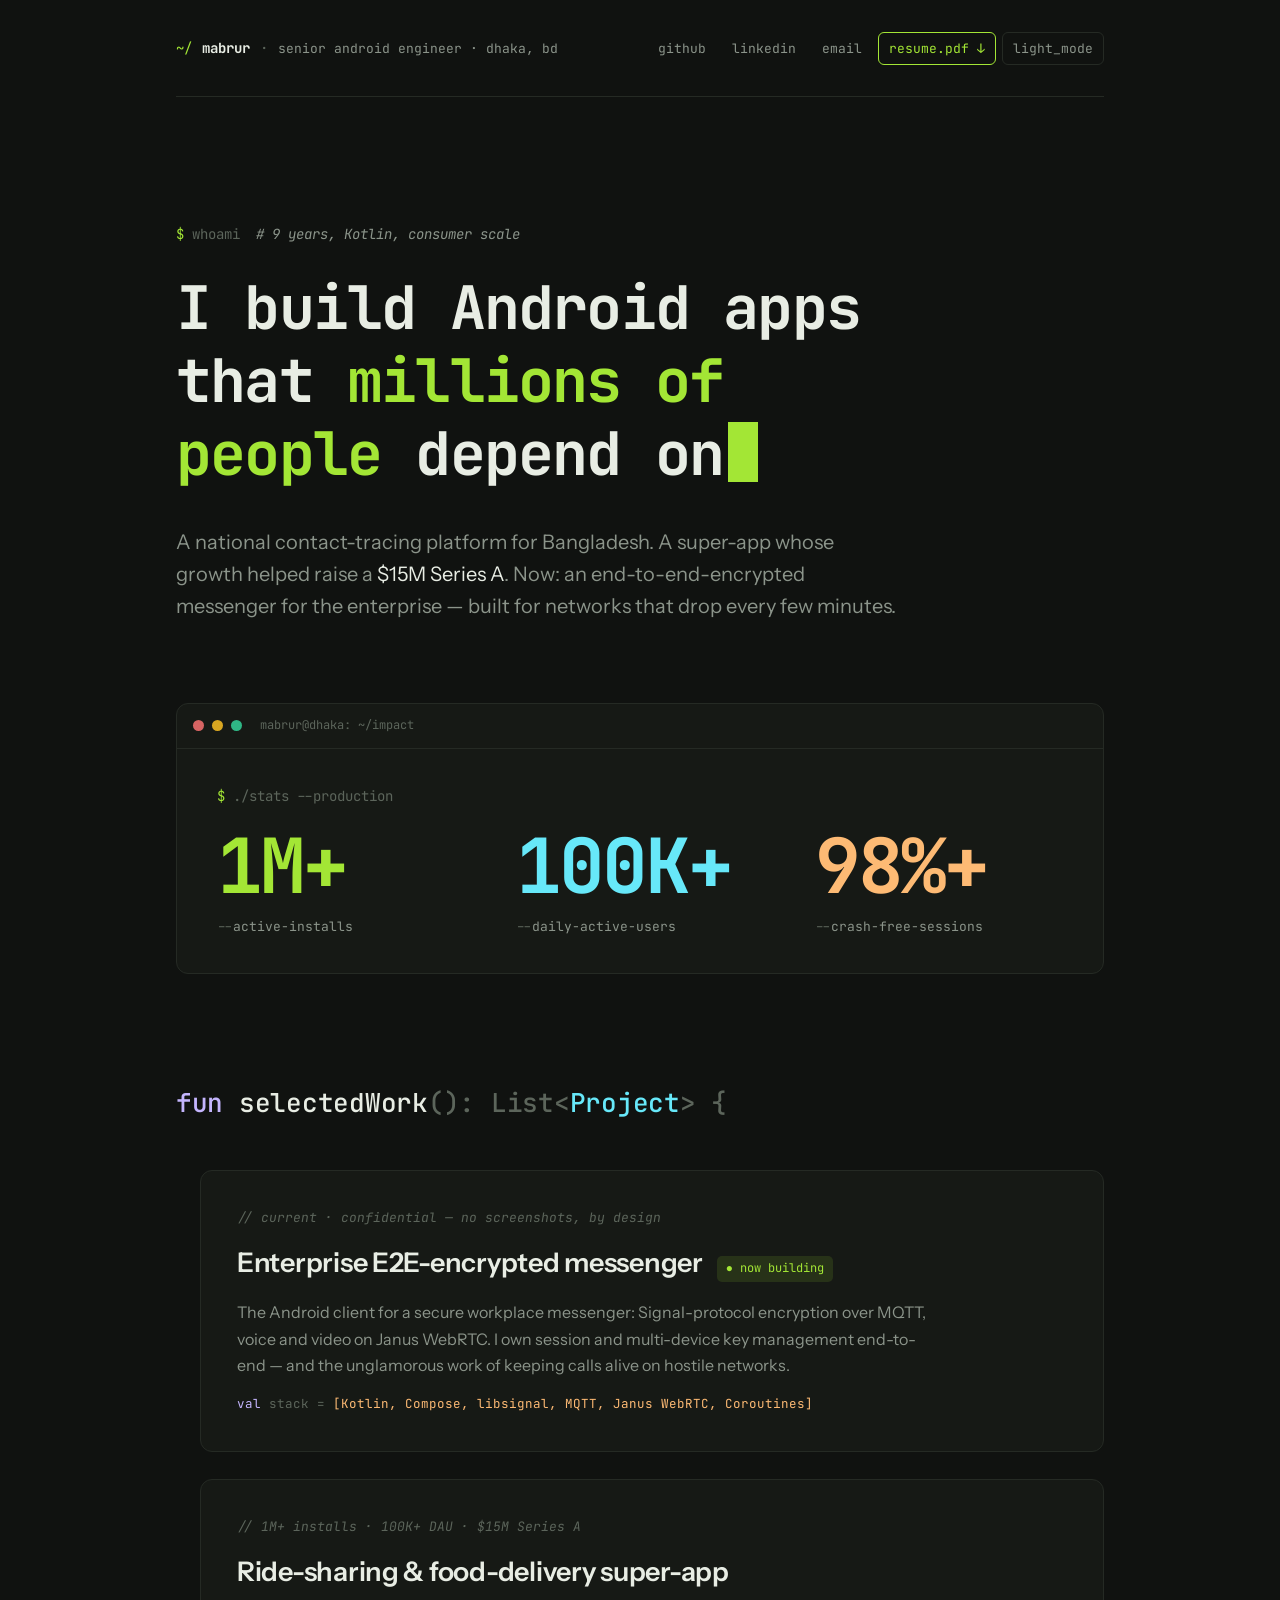
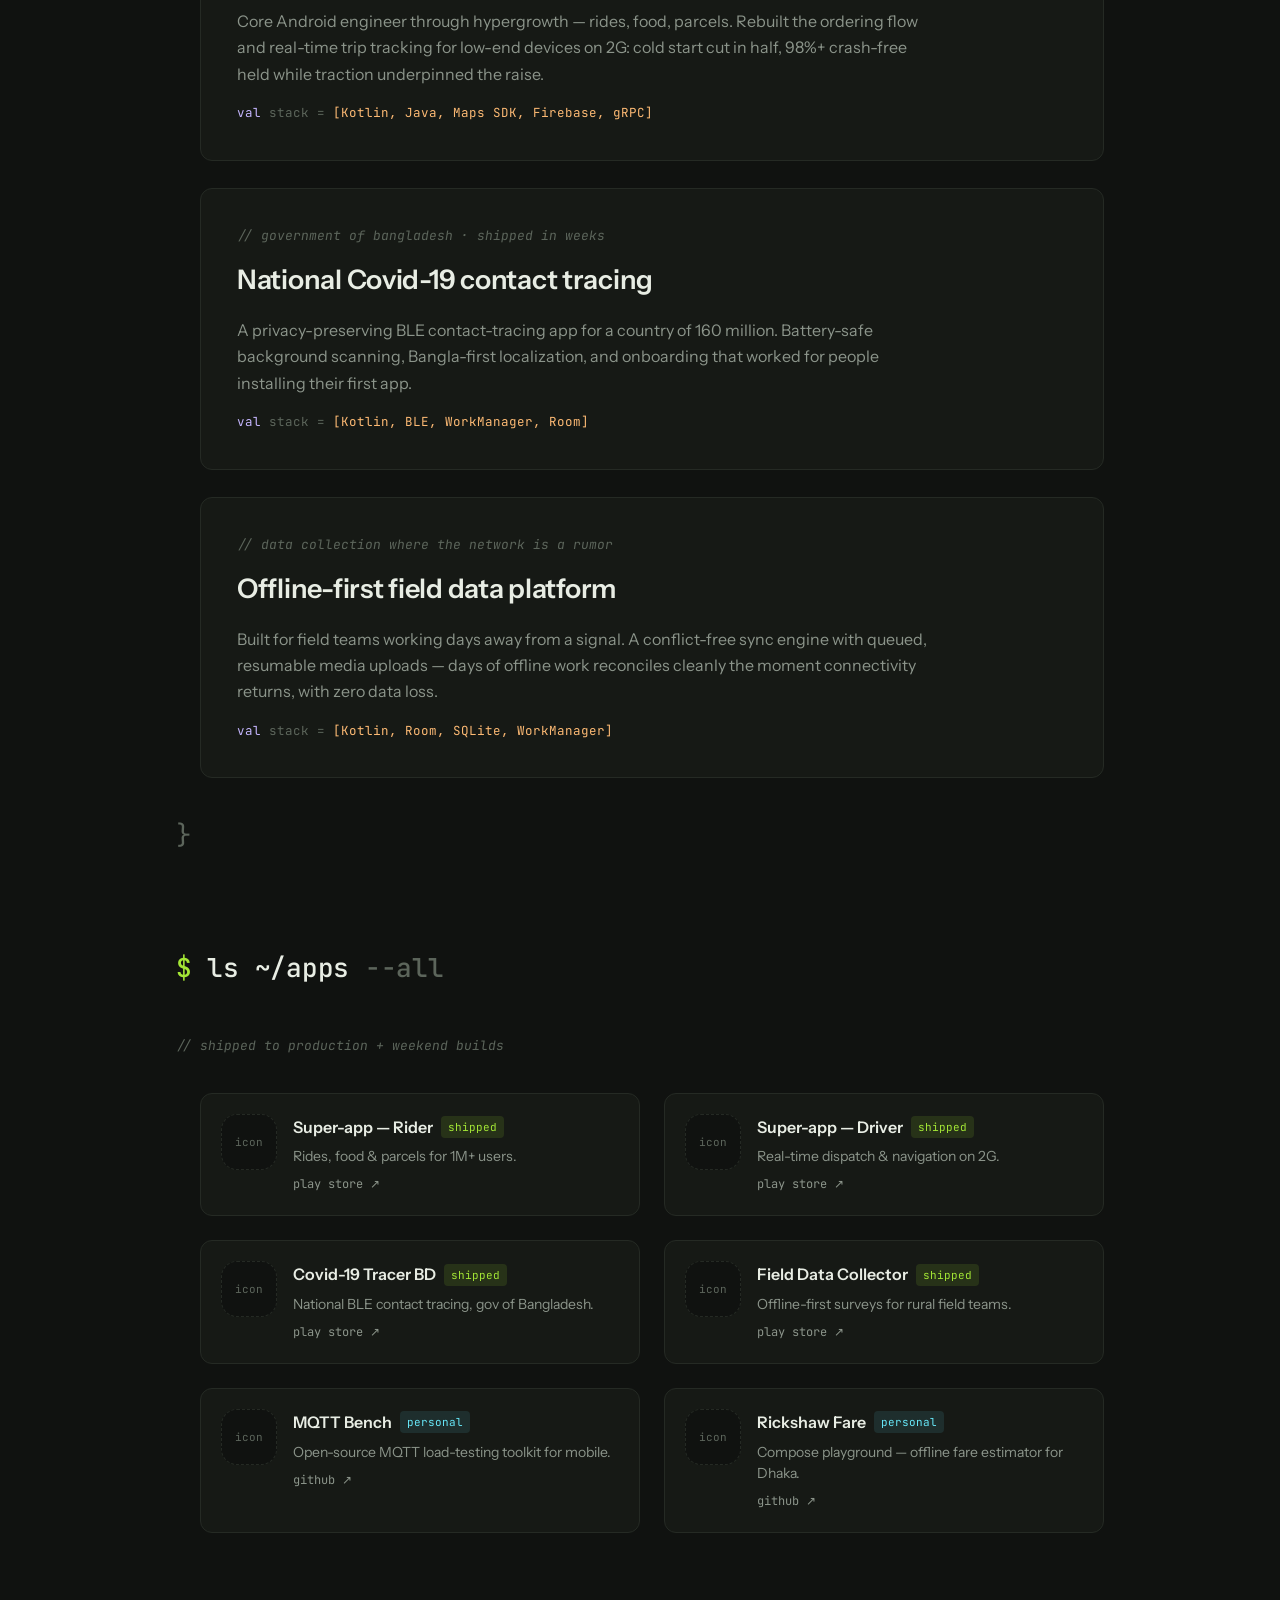
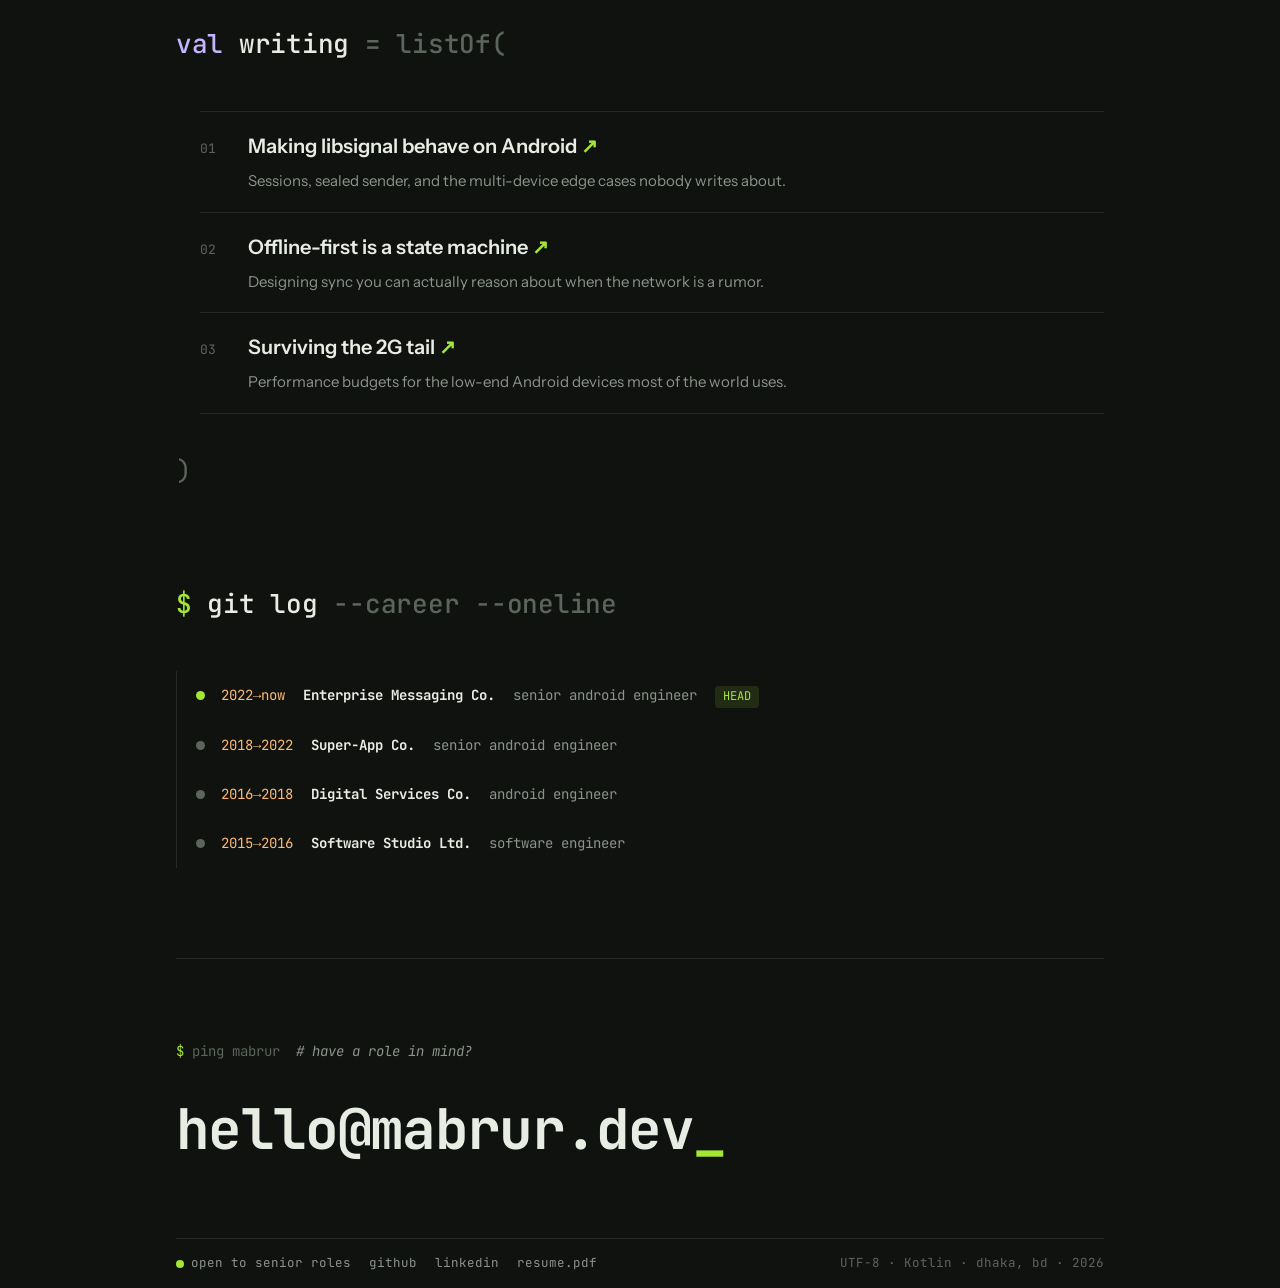
<file: index.html>
<!DOCTYPE html>
<html lang="en">
<head>
  <meta charset="utf-8">
  <meta name="viewport" content="width=device-width, initial-scale=1">
  <title>mabrur.dev — Senior Android Engineer</title>
  <meta name="description" content="Senior Android Engineer in Dhaka, Bangladesh. Nine years of Kotlin at consumer scale — offline-first architecture, unreliable networks, and releases that don't crash.">
  <link rel="stylesheet" href="style.css">
  <script>
    // Set theme before first paint to avoid a flash of the wrong palette.
    // Dark-first: only switch to light when explicitly chosen.
    (function () {
      var saved = null;
      try { saved = localStorage.getItem('mc-portfolio-v4-theme'); } catch (e) {}
      if (saved === 'light') document.documentElement.setAttribute('data-theme', 'light');
    })();
  </script>
</head>
<body>

  <div class="container">

    <!-- ============ HEADER ============ -->
    <header class="site-header">
      <p class="brand">
        <span class="c-green">~/</span><span class="brand-name">mabrur</span><span class="c-faint">·</span><span class="brand-role">senior android engineer · dhaka, bd</span>
      </p>
      <nav class="site-nav">
        <a class="nav-link" href="https://github.com" target="_blank" rel="noopener">github</a>
        <a class="nav-link" href="https://linkedin.com" target="_blank" rel="noopener">linkedin</a>
        <a class="nav-link" href="mailto:hello@mabrur.dev">email</a>
        <a class="nav-link nav-link--cta" href="resume.pdf" download="Mabrur-Chowdhury-Resume.pdf">resume.pdf ↓</a>
        <button id="theme-toggle" class="theme-toggle" aria-label="Toggle color theme">light_mode</button>
      </nav>
    </header>

    <!-- ============ INTRO ============ -->
    <section class="intro">
      <p class="intro-prompt"><span class="c-green">$</span> whoami <span class="comment">&nbsp;# 9 years, Kotlin, consumer scale</span></p>
      <h1 class="intro-headline">
        I build Android apps that <span class="c-green">millions of people</span> depend on<span class="cursor"></span>
      </h1>
      <p class="intro-lede">
        A national contact-tracing platform for Bangladesh. A super-app whose growth helped raise a <strong>$15M Series A</strong>. Now: an end-to-end-encrypted messenger for the enterprise — built for networks that drop every few minutes.
      </p>
    </section>

    <!-- ============ METRICS (terminal) ============ -->
    <section class="metrics" data-reveal>
      <div class="terminal">
        <div class="terminal-bar">
          <span class="terminal-dot terminal-dot--red"></span>
          <span class="terminal-dot terminal-dot--yellow"></span>
          <span class="terminal-dot terminal-dot--green"></span>
          <span class="terminal-title">mabrur@dhaka: ~/impact</span>
        </div>
        <div class="terminal-body">
          <p class="terminal-cmd"><span class="c-green">$</span> ./stats --production</p>
          <div class="metric-grid">
            <div>
              <div class="metric-value metric-value--green">1M+</div>
              <div class="metric-label"><span class="dash">--</span>active-installs</div>
            </div>
            <div>
              <div class="metric-value metric-value--cyan">100K+</div>
              <div class="metric-label"><span class="dash">--</span>daily-active-users</div>
            </div>
            <div>
              <div class="metric-value metric-value--orange">98%+</div>
              <div class="metric-label"><span class="dash">--</span>crash-free-sessions</div>
            </div>
          </div>
        </div>
      </div>
    </section>

    <!-- ============ SELECTED WORK ============ -->
    <section id="work" class="section">
      <h2 class="section-heading"><span class="c-violet">fun</span> <span class="c-ink">selectedWork</span><span class="c-faint">(): List&lt;</span><span class="c-cyan">Project</span><span class="c-faint">&gt; {</span></h2>

      <div class="stack-list">
        <article class="card work" data-reveal>
          <p class="work-comment">// current · confidential — no screenshots, by design</p>
          <div class="work-titlerow">
            <h3 class="work-title">Enterprise E2E-encrypted messenger</h3>
            <span class="badge">● now building</span>
          </div>
          <p class="work-desc">
            The Android client for a secure workplace messenger: Signal-protocol encryption over MQTT, voice and video on Janus WebRTC. I own session and multi-device key management end-to-end — and the unglamorous work of keeping calls alive on hostile networks.
          </p>
          <p class="work-stack"><span class="c-violet">val</span> stack <span class="c-faint">=</span> <span class="c-orange">[Kotlin, Compose, libsignal, MQTT, Janus WebRTC, Coroutines]</span></p>
        </article>

        <article class="card work" data-reveal>
          <p class="work-comment">// 1M+ installs · 100K+ DAU · $15M Series A</p>
          <h3 class="work-title">Ride-sharing &amp; food-delivery super-app</h3>
          <p class="work-desc">
            Core Android engineer through hypergrowth — rides, food, parcels. Rebuilt the ordering flow and real-time trip tracking for low-end devices on 2G: cold start cut in half, 98%+ crash-free held while traction underpinned the raise.
          </p>
          <p class="work-stack"><span class="c-violet">val</span> stack <span class="c-faint">=</span> <span class="c-orange">[Kotlin, Java, Maps SDK, Firebase, gRPC]</span></p>
        </article>

        <article class="card work" data-reveal>
          <p class="work-comment">// government of bangladesh · shipped in weeks</p>
          <h3 class="work-title">National Covid-19 contact tracing</h3>
          <p class="work-desc">
            A privacy-preserving BLE contact-tracing app for a country of 160 million. Battery-safe background scanning, Bangla-first localization, and onboarding that worked for people installing their first app.
          </p>
          <p class="work-stack"><span class="c-violet">val</span> stack <span class="c-faint">=</span> <span class="c-orange">[Kotlin, BLE, WorkManager, Room]</span></p>
        </article>

        <article class="card work" data-reveal>
          <p class="work-comment">// data collection where the network is a rumor</p>
          <h3 class="work-title">Offline-first field data platform</h3>
          <p class="work-desc">
            Built for field teams working days away from a signal. A conflict-free sync engine with queued, resumable media uploads — days of offline work reconciles cleanly the moment connectivity returns, with zero data loss.
          </p>
          <p class="work-stack"><span class="c-violet">val</span> stack <span class="c-faint">=</span> <span class="c-orange">[Kotlin, Room, SQLite, WorkManager]</span></p>
        </article>
      </div>
      <p class="section-close">}</p>
    </section>

    <!-- ============ APPS & PROJECTS ============ -->
    <section id="apps" class="section" data-reveal>
      <h2 class="section-heading"><span class="c-green">$</span> ls ~/apps <span class="c-faint">--all</span></h2>
      <p class="section-sub">// shipped to production + weekend builds</p>

      <div class="apps-grid">
        <div class="card app-card">
          <div class="app-icon">icon</div>
          <div class="app-body">
            <div class="app-titlerow">
              <h3 class="app-title">Super-app — Rider</h3>
              <span class="tag tag--shipped">shipped</span>
            </div>
            <p class="app-desc">Rides, food &amp; parcels for 1M+ users.</p>
            <a class="app-link" href="#" target="_blank" rel="noopener">play store ↗</a>
          </div>
        </div>

        <div class="card app-card">
          <div class="app-icon">icon</div>
          <div class="app-body">
            <div class="app-titlerow">
              <h3 class="app-title">Super-app — Driver</h3>
              <span class="tag tag--shipped">shipped</span>
            </div>
            <p class="app-desc">Real-time dispatch &amp; navigation on 2G.</p>
            <a class="app-link" href="#" target="_blank" rel="noopener">play store ↗</a>
          </div>
        </div>

        <div class="card app-card">
          <div class="app-icon">icon</div>
          <div class="app-body">
            <div class="app-titlerow">
              <h3 class="app-title">Covid-19 Tracer BD</h3>
              <span class="tag tag--shipped">shipped</span>
            </div>
            <p class="app-desc">National BLE contact tracing, gov of Bangladesh.</p>
            <a class="app-link" href="#" target="_blank" rel="noopener">play store ↗</a>
          </div>
        </div>

        <div class="card app-card">
          <div class="app-icon">icon</div>
          <div class="app-body">
            <div class="app-titlerow">
              <h3 class="app-title">Field Data Collector</h3>
              <span class="tag tag--shipped">shipped</span>
            </div>
            <p class="app-desc">Offline-first surveys for rural field teams.</p>
            <a class="app-link" href="#" target="_blank" rel="noopener">play store ↗</a>
          </div>
        </div>

        <div class="card app-card">
          <div class="app-icon">icon</div>
          <div class="app-body">
            <div class="app-titlerow">
              <h3 class="app-title">MQTT Bench</h3>
              <span class="tag tag--personal">personal</span>
            </div>
            <p class="app-desc">Open-source MQTT load-testing toolkit for mobile.</p>
            <a class="app-link" href="https://github.com" target="_blank" rel="noopener">github ↗</a>
          </div>
        </div>

        <div class="card app-card">
          <div class="app-icon">icon</div>
          <div class="app-body">
            <div class="app-titlerow">
              <h3 class="app-title">Rickshaw Fare</h3>
              <span class="tag tag--personal">personal</span>
            </div>
            <p class="app-desc">Compose playground — offline fare estimator for Dhaka.</p>
            <a class="app-link" href="https://github.com" target="_blank" rel="noopener">github ↗</a>
          </div>
        </div>
      </div>
    </section>

    <!-- ============ WRITING ============ -->
    <section id="writing" class="section" data-reveal>
      <h2 class="section-heading"><span class="c-violet">val</span> <span class="c-ink">writing</span> <span class="c-faint">= listOf(</span></h2>
      <div class="writing-list">
        <div class="writing-row">
          <span class="writing-num">01</span>
          <div>
            <a class="writing-link" href="#">Making libsignal behave on Android <span class="arrow">↗</span></a>
            <p class="writing-desc">Sessions, sealed sender, and the multi-device edge cases nobody writes about.</p>
          </div>
        </div>
        <div class="writing-row">
          <span class="writing-num">02</span>
          <div>
            <a class="writing-link" href="#">Offline-first is a state machine <span class="arrow">↗</span></a>
            <p class="writing-desc">Designing sync you can actually reason about when the network is a rumor.</p>
          </div>
        </div>
        <div class="writing-row">
          <span class="writing-num">03</span>
          <div>
            <a class="writing-link" href="#">Surviving the 2G tail <span class="arrow">↗</span></a>
            <p class="writing-desc">Performance budgets for the low-end Android devices most of the world uses.</p>
          </div>
        </div>
      </div>
      <p class="section-close">)</p>
    </section>

    <!-- ============ EXPERIENCE (git log) ============ -->
    <section id="experience" class="section" data-reveal>
      <h2 class="section-heading"><span class="c-green">$</span> git log <span class="c-faint">--career --oneline</span></h2>
      <div class="gitlog">
        <div class="git-row">
          <span class="git-dot git-dot--head"></span>
          <span class="git-date">2022→now</span>
          <span class="git-org">Enterprise Messaging Co.</span>
          <span class="git-role">senior android engineer</span>
          <span class="git-head">HEAD</span>
        </div>
        <div class="git-row">
          <span class="git-dot"></span>
          <span class="git-date">2018→2022</span>
          <span class="git-org">Super-App Co.</span>
          <span class="git-role">senior android engineer</span>
        </div>
        <div class="git-row">
          <span class="git-dot"></span>
          <span class="git-date">2016→2018</span>
          <span class="git-org">Digital Services Co.</span>
          <span class="git-role">android engineer</span>
        </div>
        <div class="git-row">
          <span class="git-dot"></span>
          <span class="git-date">2015→2016</span>
          <span class="git-org">Software Studio Ltd.</span>
          <span class="git-role">software engineer</span>
        </div>
      </div>
    </section>

    <!-- ============ FOOTER ============ -->
    <footer class="site-footer">
      <p class="footer-prompt"><span class="c-green">$</span> ping mabrur <span class="comment">&nbsp;# have a role in mind?</span></p>
      <a class="footer-mail" href="mailto:hello@mabrur.dev">hello@mabrur.dev<span class="cursor-static">_</span></a>
      <div class="footer-meta">
        <div class="footer-links">
          <span class="footer-status"><span class="status-dot"></span>open to senior roles</span>
          <a class="footer-link" href="https://github.com" target="_blank" rel="noopener">github</a>
          <a class="footer-link" href="https://linkedin.com" target="_blank" rel="noopener">linkedin</a>
          <a class="footer-link" href="resume.pdf" download="Mabrur-Chowdhury-Resume.pdf">resume.pdf</a>
        </div>
        <span class="footer-place">UTF-8 · Kotlin · dhaka, bd · 2026</span>
      </div>
    </footer>

  </div>

  <script src="script.js"></script>
</body>
</html>
</file>
<file: style.css>
/* ============ Fonts (self-hosted, subset per unicode-range) ============ */
/* Instrument Sans — variable weight file covers 400/500/600 */
@font-face {
  font-family: 'Instrument Sans';
  font-style: normal;
  font-weight: 400 600;
  font-stretch: 100%;
  font-display: swap;
  src: url("fonts/instrument-sans-latin-ext.woff2") format('woff2');
  unicode-range: U+0100-02BA, U+02BD-02C5, U+02C7-02CC, U+02CE-02D7, U+02DD-02FF, U+0304, U+0308, U+0329, U+1D00-1DBF, U+1E00-1E9F, U+1EF2-1EFF, U+2020, U+20A0-20AB, U+20AD-20C0, U+2113, U+2C60-2C7F, U+A720-A7FF;
}
@font-face {
  font-family: 'Instrument Sans';
  font-style: normal;
  font-weight: 400 600;
  font-stretch: 100%;
  font-display: swap;
  src: url("fonts/instrument-sans-latin.woff2") format('woff2');
  unicode-range: U+0000-00FF, U+0131, U+0152-0153, U+02BB-02BC, U+02C6, U+02DA, U+02DC, U+0304, U+0308, U+0329, U+2000-206F, U+20AC, U+2122, U+2191, U+2193, U+2212, U+2215, U+FEFF, U+FFFD;
}
/* JetBrains Mono — normal, weights 400/500/700 */
@font-face {
  font-family: 'JetBrains Mono';
  font-style: normal;
  font-weight: 400 700;
  font-display: swap;
  src: url("fonts/jetbrains-mono-latin-ext.woff2") format('woff2');
  unicode-range: U+0100-02BA, U+02BD-02C5, U+02C7-02CC, U+02CE-02D7, U+02DD-02FF, U+0304, U+0308, U+0329, U+1D00-1DBF, U+1E00-1E9F, U+1EF2-1EFF, U+2020, U+20A0-20AB, U+20AD-20C0, U+2113, U+2C60-2C7F, U+A720-A7FF;
}
@font-face {
  font-family: 'JetBrains Mono';
  font-style: normal;
  font-weight: 400 700;
  font-display: swap;
  src: url("fonts/jetbrains-mono-latin.woff2") format('woff2');
  unicode-range: U+0000-00FF, U+0131, U+0152-0153, U+02BB-02BC, U+02C6, U+02DA, U+02DC, U+0304, U+0308, U+0329, U+2000-206F, U+20AC, U+2122, U+2191, U+2193, U+2212, U+2215, U+FEFF, U+FFFD;
}
/* JetBrains Mono — italic 400 */
@font-face {
  font-family: 'JetBrains Mono';
  font-style: italic;
  font-weight: 400;
  font-display: swap;
  src: url("fonts/jetbrains-mono-italic-latin-ext.woff2") format('woff2');
  unicode-range: U+0100-02BA, U+02BD-02C5, U+02C7-02CC, U+02CE-02D7, U+02DD-02FF, U+0304, U+0308, U+0329, U+1D00-1DBF, U+1E00-1E9F, U+1EF2-1EFF, U+2020, U+20A0-20AB, U+20AD-20C0, U+2113, U+2C60-2C7F, U+A720-A7FF;
}
@font-face {
  font-family: 'JetBrains Mono';
  font-style: italic;
  font-weight: 400;
  font-display: swap;
  src: url("fonts/jetbrains-mono-italic-latin.woff2") format('woff2');
  unicode-range: U+0000-00FF, U+0131, U+0152-0153, U+02BB-02BC, U+02C6, U+02DA, U+02DC, U+0304, U+0308, U+0329, U+2000-206F, U+20AC, U+2122, U+2191, U+2193, U+2212, U+2215, U+FEFF, U+FFFD;
}

/* ============ Design tokens (dark-first) ============ */
:root {
  --bg: #101210;
  --panel: #161915;
  --ink: #E8EDE4;
  --muted: #8B948A;
  --faint: #5C655B;
  --rule: #252A24;
  --green: #A3E635;
  --cyan: #67E8F9;
  --orange: #FDBA74;
  --violet: #C4B5FD;
  --dim-green: rgba(163, 230, 53, 0.12);
  --cyan-dim: rgba(103, 232, 249, 0.10);
  color-scheme: dark;
}

:root[data-theme="light"] {
  --bg: #F7F8F5;
  --panel: #FFFFFF;
  --ink: #1B211A;
  --muted: #5D675C;
  --faint: #96A094;
  --rule: #E2E6DF;
  --green: #3F6212;
  --cyan: #0E7490;
  --orange: #C2410C;
  --violet: #6D28D9;
  --dim-green: rgba(63, 98, 18, 0.10);
  --cyan-dim: rgba(14, 116, 144, 0.10);
  color-scheme: light;
}

/* ============ Base ============ */
*, *::before, *::after { box-sizing: border-box; }

html { scroll-behavior: smooth; }

body {
  margin: 0;
  min-height: 100vh;
  background: var(--bg);
  color: var(--ink);
  font-family: 'Instrument Sans', sans-serif;
  font-size: 16px;
  line-height: 1.65;
  transition: background 0.35s ease, color 0.35s ease;
  -webkit-font-smoothing: antialiased;
}

::selection { background: var(--green); color: var(--bg); }

@keyframes mc-blink { 0%, 49% { opacity: 1; } 50%, 100% { opacity: 0; } }

.mono { font-family: 'JetBrains Mono', monospace; }

.container {
  max-width: 1040px;
  margin: 0 auto;
  padding: 0 clamp(20px, 5vw, 56px);
}

/* Syntax-highlight helper colors */
.c-green  { color: var(--green); }
.c-cyan   { color: var(--cyan); }
.c-orange { color: var(--orange); }
.c-violet { color: var(--violet); }
.c-faint  { color: var(--faint); }
.c-muted  { color: var(--muted); }
.c-ink    { color: var(--ink); }

/* ============ Header ============ */
.site-header {
  display: flex;
  flex-wrap: wrap;
  gap: 12px 32px;
  justify-content: space-between;
  align-items: center;
  padding: clamp(20px, 3.5vh, 32px) 0;
  border-bottom: 1px solid var(--rule);
  font-family: 'JetBrains Mono', monospace;
}

.brand {
  margin: 0;
  font-size: 14px;
  display: flex;
  align-items: center;
  gap: 10px;
}
.brand-name { font-weight: 700; }
.brand-role { color: var(--muted); font-size: 13px; }

.site-nav {
  display: flex;
  align-items: center;
  gap: 6px;
  font-size: 13px;
}

.nav-link {
  color: var(--muted);
  text-decoration: none;
  padding: 5px 10px;
  border-radius: 6px;
  transition: color 0.15s, background 0.15s;
}
.nav-link:hover { color: var(--green); background: var(--dim-green); }

.nav-link--cta {
  color: var(--green);
  border: 1px solid var(--green);
}
.nav-link--cta:hover { background: var(--dim-green); color: var(--green); }

.theme-toggle {
  background: none;
  border: 1px solid var(--rule);
  border-radius: 6px;
  padding: 5px 10px;
  margin: 0;
  font: inherit;
  font-size: 13px;
  color: var(--muted);
  cursor: pointer;
  transition: color 0.15s, border-color 0.15s;
}
.theme-toggle:hover { color: var(--ink); border-color: var(--faint); }

/* ============ Intro ============ */
.intro { padding: clamp(64px, 14vh, 150px) 0 clamp(48px, 9vh, 104px); }

.intro-prompt {
  margin: 0 0 24px;
  font-family: 'JetBrains Mono', monospace;
  font-size: 14px;
  color: var(--faint);
}
.intro-prompt .comment { color: var(--muted); font-style: italic; }

.intro-headline {
  margin: 0;
  font-family: 'JetBrains Mono', monospace;
  font-weight: 700;
  font-size: clamp(30px, 5.4vw, 60px);
  line-height: 1.22;
  letter-spacing: -0.03em;
  max-width: 19em;
  text-wrap: balance;
}

.cursor {
  display: inline-block;
  width: 0.5em;
  height: 1em;
  background: var(--green);
  vertical-align: -0.12em;
  margin-left: 0.08em;
  animation: mc-blink 1.1s step-end infinite;
}

.intro-lede {
  margin: clamp(28px, 4vh, 40px) 0 0;
  font-size: clamp(17px, 2vw, 20px);
  line-height: 1.6;
  max-width: 36em;
  color: var(--muted);
  text-wrap: pretty;
}
.intro-lede strong { color: var(--ink); font-weight: inherit; }

/* ============ Section headings (code-styled) ============ */
.section { padding: 0 0 clamp(56px, 10vh, 120px); }

.section-heading {
  margin: 0 0 clamp(32px, 5vh, 48px);
  font-family: 'JetBrains Mono', monospace;
  font-weight: 500;
  font-size: clamp(20px, 2.6vw, 26px);
  letter-spacing: -0.01em;
}

.section-close {
  margin: clamp(24px, 4vh, 36px) 0 0;
  font-family: 'JetBrains Mono', monospace;
  font-size: clamp(20px, 2.6vw, 26px);
  color: var(--faint);
}

.section-sub {
  margin: 0 0 clamp(28px, 4vh, 40px);
  font-family: 'JetBrains Mono', monospace;
  font-size: 13px;
  color: var(--faint);
  font-style: italic;
}

/* ============ Metrics (terminal window) ============ */
.metrics { padding: 0 0 clamp(64px, 12vh, 136px); }

.terminal {
  background: var(--panel);
  border: 1px solid var(--rule);
  border-radius: 12px;
  overflow: hidden;
}

.terminal-bar {
  display: flex;
  align-items: center;
  gap: 8px;
  padding: 12px 16px;
  border-bottom: 1px solid var(--rule);
}
.terminal-dot { width: 11px; height: 11px; border-radius: 50%; opacity: 0.85; }
.terminal-dot--red { background: #F87171; }
.terminal-dot--yellow { background: #FBBF24; }
.terminal-dot--green { background: #34D399; }
.terminal-title {
  margin-left: 10px;
  font-family: 'JetBrains Mono', monospace;
  font-size: 12px;
  color: var(--faint);
}

.terminal-body {
  padding: clamp(24px, 4vh, 40px) clamp(20px, 4vw, 40px);
  font-family: 'JetBrains Mono', monospace;
}
.terminal-cmd { margin: 0 0 20px; font-size: 14px; color: var(--faint); }

.metric-grid {
  display: grid;
  grid-template-columns: repeat(auto-fit, minmax(200px, 1fr));
  gap: 32px clamp(24px, 4vw, 56px);
}
.metric-value {
  font-weight: 700;
  font-size: clamp(44px, 6.4vw, 76px);
  line-height: 1;
  letter-spacing: -0.04em;
}
.metric-value--green  { color: var(--green); }
.metric-value--cyan   { color: var(--cyan); }
.metric-value--orange { color: var(--orange); }
.metric-label { margin-top: 12px; font-size: 13px; color: var(--muted); }
.metric-label .dash { color: var(--faint); }

/* ============ Cards (work + apps) ============ */
.card {
  background: var(--panel);
  border: 1px solid var(--rule);
  border-radius: 12px;
  transition: border-color 0.2s;
}
.card:hover { border-color: var(--faint); }

.stack-list {
  display: flex;
  flex-direction: column;
  gap: clamp(20px, 3vh, 28px);
  padding-left: clamp(0px, 2vw, 24px);
}

/* Selected work cards */
.work { padding: clamp(24px, 4vh, 36px) clamp(20px, 4vw, 36px); }

.work-comment {
  margin: 0 0 12px;
  font-family: 'JetBrains Mono', monospace;
  font-size: 13px;
  color: var(--faint);
  font-style: italic;
}

.work-titlerow {
  display: flex;
  flex-wrap: wrap;
  align-items: baseline;
  gap: 8px 14px;
}
.work-title {
  margin: 0;
  font-size: clamp(21px, 2.8vw, 27px);
  font-weight: 600;
  letter-spacing: -0.01em;
}

.badge {
  font-family: 'JetBrains Mono', monospace;
  font-size: 12px;
  color: var(--green);
  background: var(--dim-green);
  border-radius: 5px;
  padding: 3px 9px;
}

.work-desc {
  margin: 14px 0 0;
  max-width: 44em;
  color: var(--muted);
  text-wrap: pretty;
}

.work-stack {
  margin: 16px 0 0;
  font-family: 'JetBrains Mono', monospace;
  font-size: 12.5px;
  color: var(--faint);
}

/* ============ Apps & Projects grid ============ */
.apps-grid {
  display: grid;
  grid-template-columns: repeat(auto-fill, minmax(300px, 1fr));
  gap: clamp(16px, 2.5vw, 24px);
  padding-left: clamp(0px, 2vw, 24px);
}

.app-card {
  display: flex;
  gap: 16px;
  align-items: flex-start;
  padding: 20px;
}

.app-icon {
  width: 56px;
  height: 56px;
  flex: 0 0 56px;
  border-radius: 16px;
  background: var(--bg);
  border: 1px dashed var(--rule);
  display: flex;
  align-items: center;
  justify-content: center;
  font-family: 'JetBrains Mono', monospace;
  font-size: 11px;
  color: var(--faint);
}

.app-body { min-width: 0; }
.app-titlerow {
  display: flex;
  flex-wrap: wrap;
  align-items: center;
  gap: 8px;
}
.app-title { margin: 0; font-size: 16px; font-weight: 600; }

.tag {
  font-family: 'JetBrains Mono', monospace;
  font-size: 11px;
  border-radius: 4px;
  padding: 2px 7px;
}
.tag--shipped { color: var(--green); background: var(--dim-green); }
.tag--personal { color: var(--cyan); background: var(--cyan-dim); }

.app-desc {
  margin: 6px 0 0;
  font-size: 14px;
  color: var(--muted);
  line-height: 1.5;
}

.app-link {
  display: inline-block;
  margin-top: 8px;
  font-family: 'JetBrains Mono', monospace;
  font-size: 12px;
  color: var(--muted);
  text-decoration: none;
  transition: color 0.15s;
}
.app-link:hover { color: var(--green); }

/* ============ Writing ============ */
.writing-list {
  display: flex;
  flex-direction: column;
  padding-left: clamp(0px, 2vw, 24px);
}

.writing-row {
  display: flex;
  gap: 16px;
  align-items: baseline;
  padding: 18px 0;
  border-top: 1px solid var(--rule);
}
.writing-row:last-child { border-bottom: 1px solid var(--rule); }

.writing-num {
  font-family: 'JetBrains Mono', monospace;
  font-size: 13px;
  color: var(--faint);
  min-width: 32px;
}
.writing-link {
  font-size: clamp(17px, 2.1vw, 20px);
  font-weight: 600;
  color: var(--ink);
  text-decoration: none;
  transition: color 0.15s;
}
.writing-link:hover { color: var(--green); }
.writing-link .arrow { color: var(--green); }
.writing-desc {
  margin: 6px 0 0;
  font-size: 15px;
  color: var(--muted);
  max-width: 42em;
}

/* ============ Experience (git log) ============ */
.gitlog {
  display: flex;
  flex-direction: column;
  font-family: 'JetBrains Mono', monospace;
  font-size: 14px;
  padding-left: clamp(0px, 2vw, 24px);
  border-left: 1px solid var(--rule);
}
.git-row {
  display: flex;
  flex-wrap: wrap;
  gap: 4px 18px;
  align-items: baseline;
  padding: 13px 0 13px 20px;
  position: relative;
}
.git-dot {
  position: absolute;
  left: -5px;
  top: 20px;
  width: 9px;
  height: 9px;
  border-radius: 50%;
  background: var(--faint);
}
.git-dot--head { background: var(--green); }
.git-date { color: var(--orange); }
.git-org { font-weight: 700; color: var(--ink); }
.git-role { color: var(--muted); }
.git-head {
  color: var(--green);
  background: var(--dim-green);
  border-radius: 4px;
  padding: 1px 8px;
  font-size: 12px;
}

/* ============ Footer ============ */
.site-footer {
  border-top: 1px solid var(--rule);
  padding: clamp(48px, 9vh, 104px) 0 0;
}
.footer-prompt {
  margin: 0 0 20px;
  font-family: 'JetBrains Mono', monospace;
  font-size: 14px;
  color: var(--faint);
}
.footer-prompt .comment { color: var(--muted); font-style: italic; }

.footer-mail {
  display: inline-block;
  font-family: 'JetBrains Mono', monospace;
  font-weight: 700;
  font-size: clamp(24px, 5vw, 56px);
  letter-spacing: -0.03em;
  color: var(--ink);
  text-decoration: none;
  transition: color 0.2s;
}
.footer-mail:hover { color: var(--green); }
.footer-mail .cursor-static { color: var(--green); }

.footer-meta {
  display: flex;
  flex-wrap: wrap;
  gap: 8px 20px;
  justify-content: space-between;
  align-items: center;
  margin-top: clamp(40px, 7vh, 72px);
  padding: 14px 0;
  border-top: 1px solid var(--rule);
  font-family: 'JetBrains Mono', monospace;
  font-size: 12.5px;
}
.footer-links { display: flex; gap: 18px; align-items: center; }
.footer-status {
  display: flex;
  align-items: center;
  gap: 7px;
  color: var(--muted);
}
.footer-status .status-dot {
  width: 8px;
  height: 8px;
  border-radius: 50%;
  background: var(--green);
}
.footer-link {
  color: var(--muted);
  text-decoration: none;
  transition: color 0.15s;
}
.footer-link:hover { color: var(--green); }
.footer-place { color: var(--faint); }

/* ============ Scroll reveal ============ */
.reveal-pending {
  opacity: 0;
  transform: translateY(14px);
  transition: opacity 0.7s ease, transform 0.7s ease;
}
.reveal-in { opacity: 1; transform: none; }
</file>
